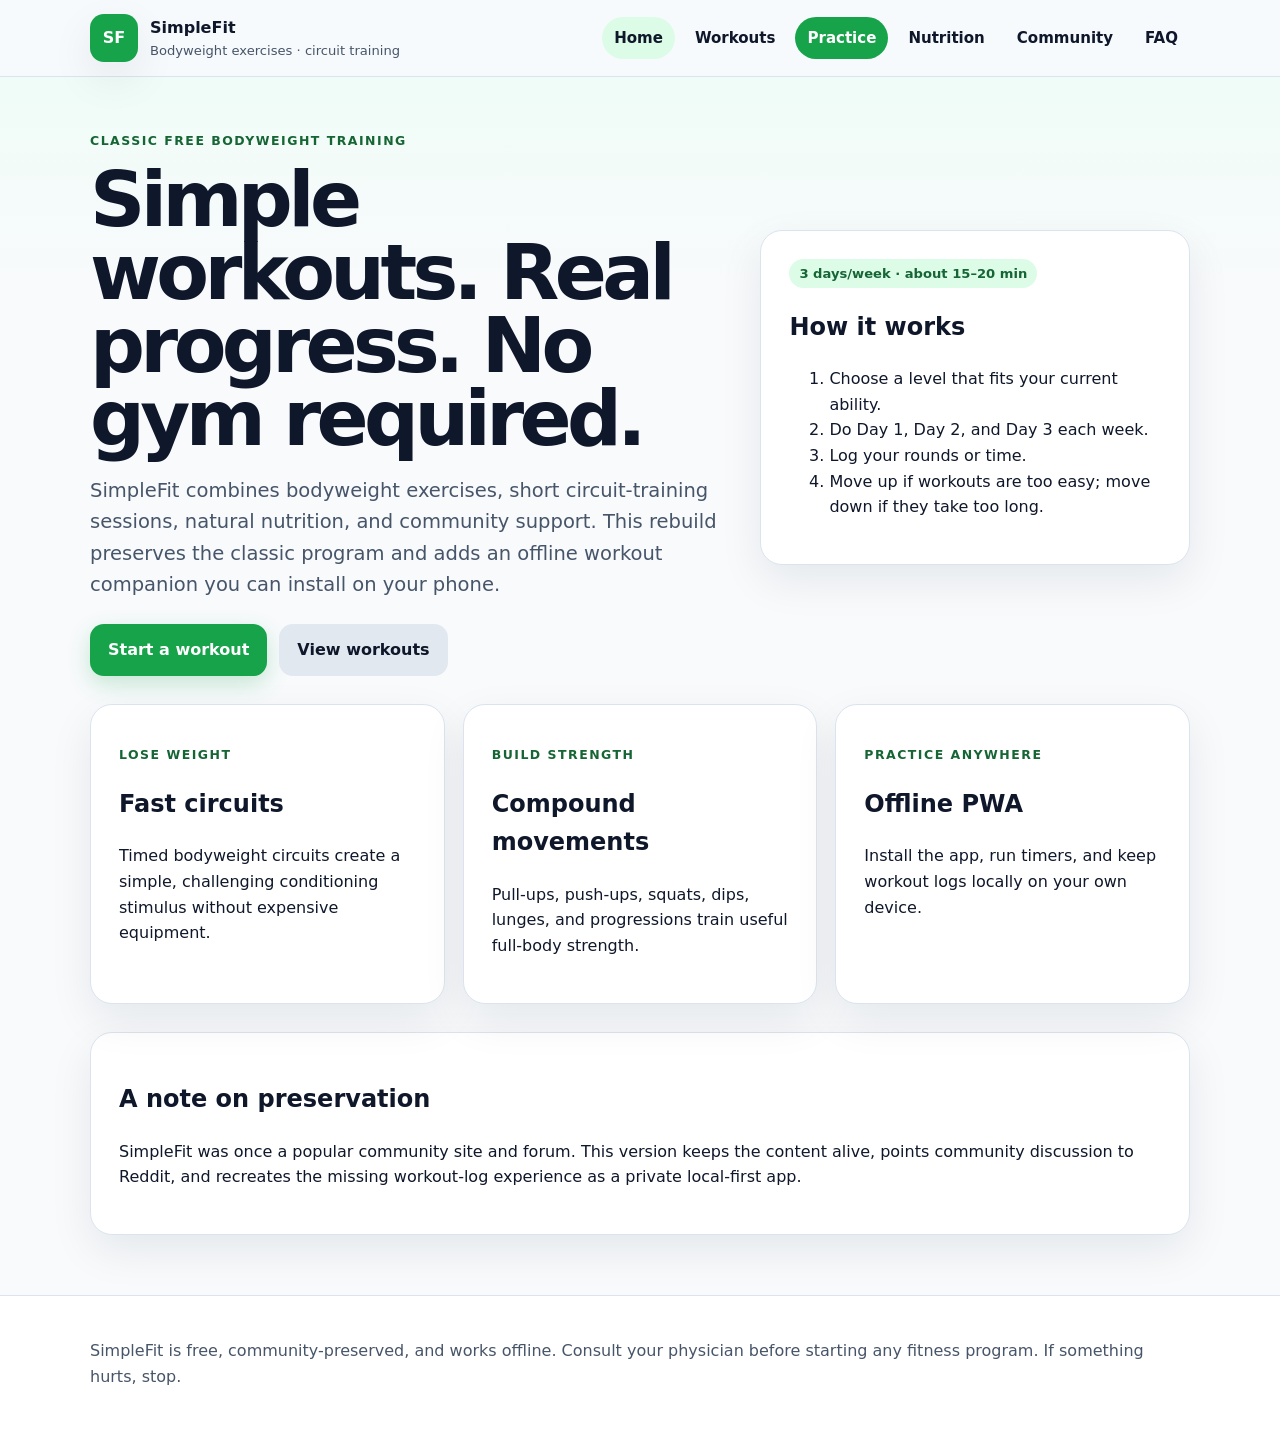
<file: index.html>
<!doctype html>
<html lang="en">
<head>
<meta charset="utf-8">
<meta name="viewport" content="width=device-width, initial-scale=1">
<meta name="theme-color" content="#16a34a">
<link rel="manifest" href="manifest.webmanifest">
<link rel="icon" href="icons/icon.svg" type="image/svg+xml">
<link rel="stylesheet" href="styles.css?v=hamburger-1">
<script defer src="site.js?v=hamburger-1"></script>
<title>Home · SimpleFit</title>
<meta name="description" content="SimpleFit bodyweight workouts and offline workout companion.">
<link rel="canonical" href="https://simplefit.org/">
<meta property="og:title" content="Home · SimpleFit">
<meta property="og:description" content="SimpleFit bodyweight workouts and offline workout companion.">
<meta property="og:type" content="website">
<script defer src="analytics.js?v=goatcounter-1" data-analytics-path="/"></script>
</head>
<body>
<a class="skip-link" href="#main">Skip to main content</a>
<header class="site-header">
  <div class="wrap header-grid">
    <a class="brand" href="./" aria-label="SimpleFit home">
      <span class="brand-mark">SF</span>
      <span><strong>SimpleFit</strong><small>Bodyweight exercises · circuit training</small></span>
    </a>
    <button class="menu-toggle" type="button" aria-controls="main-nav" aria-expanded="false">
      <span class="menu-toggle-bars" aria-hidden="true"></span>
      <span class="sr-only">Menu</span>
    </button>
    <nav class="nav" id="main-nav" aria-label="Main navigation">
      <a href="./">Home</a>
      <a href="exercises.html">Workouts</a>
      <a href="app.html" class="nav-cta">Practice</a>
      <a href="nutrition.html">Nutrition</a>
      <a href="community.html">Community</a>
      <a href="faq.html">FAQ</a>
    </nav>
  </div>
</header>
<main id="main" class="wrap main">

<section class="hero">
  <div>
    <p class="kicker">Classic free bodyweight training</p>
    <h1>Simple workouts. Real progress. No gym required.</h1>
    <p class="lead">SimpleFit combines bodyweight exercises, short circuit-training sessions, natural nutrition, and community support. This rebuild preserves the classic program and adds an offline workout companion you can install on your phone.</p>
    <div class="button-row"><a class="button" href="app.html">Start a workout</a><a class="button secondary" href="exercises.html">View workouts</a></div>
  </div>
  <aside class="card">
    <span class="pill">3 days/week · about 15–20 min</span>
    <h2>How it works</h2>
    <ol>
      <li>Choose a level that fits your current ability.</li>
      <li>Do Day 1, Day 2, and Day 3 each week.</li>
      <li>Log your rounds or time.</li>
      <li>Move up if workouts are too easy; move down if they take too long.</li>
    </ol>
  </aside>
</section>
<section class="section grid">
  <article class="card"><p class="kicker">Lose weight</p><h2>Fast circuits</h2><p>Timed bodyweight circuits create a simple, challenging conditioning stimulus without expensive equipment.</p></article>
  <article class="card"><p class="kicker">Build strength</p><h2>Compound movements</h2><p>Pull-ups, push-ups, squats, dips, lunges, and progressions train useful full-body strength.</p></article>
  <article class="card"><p class="kicker">Practice anywhere</p><h2>Offline PWA</h2><p>Install the app, run timers, and keep workout logs locally on your own device.</p></article>
</section>
<section class="section card">
  <h2>A note on preservation</h2>
  <p>SimpleFit was once a popular community site and forum. This version keeps the content alive, points community discussion to Reddit, and recreates the missing workout-log experience as a private local-first app.</p>
</section>

</main>
<footer class="site-footer">
  <div class="wrap">
    <p>SimpleFit is free, community-preserved, and works offline. Consult your physician before starting any fitness program. If something hurts, stop.</p>
  </div>
</footer>
</body>
</html>
</file>
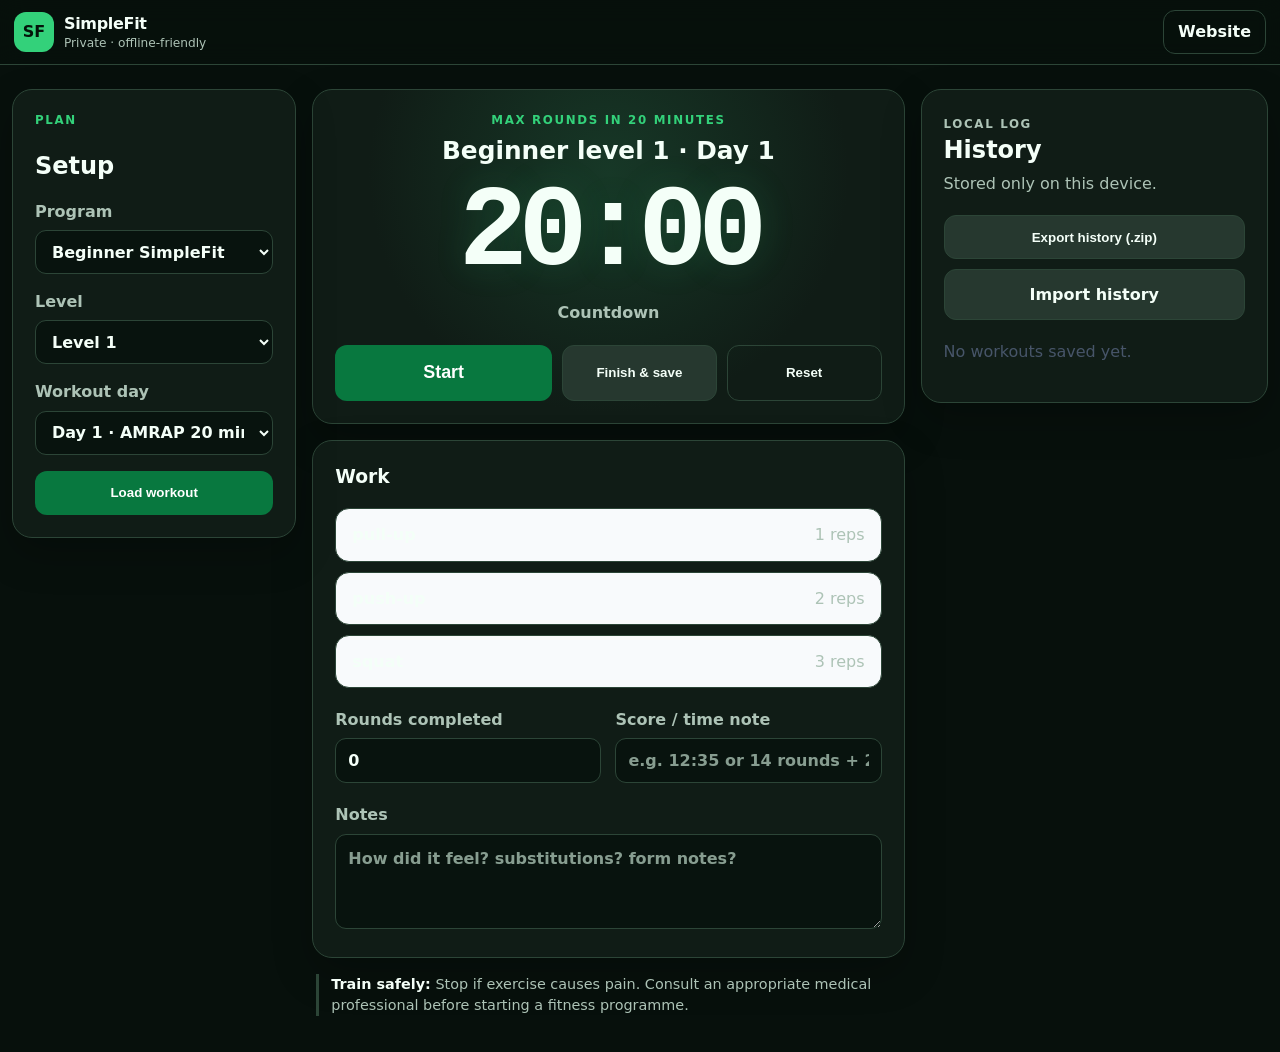
<file: app.html>
<!doctype html>
<html lang="en">
<head>
<meta charset="utf-8">
<meta name="viewport" content="width=device-width, initial-scale=1, viewport-fit=cover">
<meta name="theme-color" content="#08110d">
<meta name="apple-mobile-web-app-capable" content="yes">
<meta name="apple-mobile-web-app-status-bar-style" content="black-translucent">
<meta name="apple-mobile-web-app-title" content="SimpleFit">
<link rel="manifest" href="manifest.webmanifest?v=app-shell-1">
<link rel="icon" href="icons/icon.svg" type="image/svg+xml">
<link rel="stylesheet" href="styles.css?v=hamburger-1">
<link rel="stylesheet" href="app.css?v=app-shell-1">
<title>Workout App · SimpleFit</title>
<meta name="description" content="Installable SimpleFit workout timer and private, local workout history.">
<link rel="canonical" href="https://simplefit.org/app.html">
<meta property="og:title" content="Workout App · SimpleFit">
<meta property="og:description" content="Installable SimpleFit workout timer and private, local workout history.">
<meta property="og:type" content="website">
<script defer src="analytics.js?v=goatcounter-1" data-analytics-path="/app.html"></script>
</head>
<body class="app-page">
<a class="skip-link" href="#main">Skip to main content</a>
<header class="app-bar">
  <div class="app-bar-inner">
    <div class="app-identity" aria-label="SimpleFit workout app">
      <span class="app-mark" aria-hidden="true">SF</span>
      <span><strong>SimpleFit</strong><small>Private · offline-friendly</small></span>
    </div>
    <a class="website-link" href="./" aria-label="Back to SimpleFit website">Website</a>
  </div>
</header>
<main id="main" class="app-main">
  <h1 class="sr-only">SimpleFit workout app</h1>
  <div class="app-workspace">
    <section id="workout-view" class="app-view workout-panel is-active" data-view-panel="workout" aria-labelledby="workout-view-heading">
      <div class="app-card timer-card">
        <p class="kicker" id="workoutType">Workout</p>
        <h2 id="workout-view-heading" class="sr-only">Workout</h2>
        <h3 id="workoutTitle">Choose a workout</h3>
        <div class="timer" id="timer" role="timer" aria-live="off">00:00</div>
        <p class="timer-status" id="timerStatus" role="status" aria-live="polite">Ready</p>
        <div class="workout-actions"><button id="startPause">Start</button><button id="finish" class="secondary">Finish &amp; save</button><button id="reset" class="ghost">Reset</button></div>
      </div>
      <div class="app-card workout-detail">
        <div><h3>Work</h3><div id="exerciseList" class="exercise-list"></div></div>
        <div class="result-grid"><label>Rounds completed<input id="rounds" type="number" min="0" step="1" value="0"></label><label>Score / time note<input id="score" maxlength="10000" placeholder="e.g. 12:35 or 14 rounds + 2 push-ups"></label></div>
        <label>Notes<textarea id="notes" maxlength="10000" rows="3" placeholder="How did it feel? substitutions? form notes?"></textarea></label>
      </div>
      <p class="safety-note"><strong>Train safely:</strong> Stop if exercise causes pain. Consult an appropriate medical professional before starting a fitness programme.</p>
    </section>

    <section id="history-view" class="app-view history-panel" data-view-panel="history" aria-labelledby="history-view-heading">
      <div class="app-card">
        <div class="panel-heading"><div><p class="kicker">Local log</p><h2 id="history-view-heading">History</h2></div><p>Stored only on this device.</p></div>
        <div class="history-tools">
          <button id="exportData" class="secondary">Export history (.zip)</button>
          <label class="button secondary import-button">Import history<input id="importData" type="file" accept=".zip,.json,application/zip,application/json" class="sr-only"></label>
        </div>
        <div id="history"></div>
      </div>
    </section>

    <section id="setup-view" class="app-view setup-panel" data-view-panel="setup" aria-labelledby="setup-view-heading">
      <div class="app-card control">
        <p class="kicker">Plan</p>
        <h2 id="setup-view-heading">Setup</h2>
        <label>Program<select id="program"><option value="beginner">Beginner SimpleFit</option><option value="tabata">Tabata timer</option></select></label>
        <label id="level-wrap">Level<select id="level"></select></label>
        <label id="day-wrap">Workout day<select id="day"><option value="1">Day 1 · AMRAP 20 min</option><option value="2">Day 2 · 5 rounds for time</option><option value="3">Day 3 · For time</option></select></label>
        <button id="loadWorkout">Load workout</button>
      </div>
    </section>
  </div>
</main>
<nav class="app-nav" aria-label="App views">
  <button type="button" data-app-view="workout" aria-controls="workout-view" aria-pressed="true"><span aria-hidden="true">●</span>Workout</button>
  <button type="button" data-app-view="history" aria-controls="history-view" aria-pressed="false"><span aria-hidden="true">≡</span>History</button>
  <button type="button" data-app-view="setup" aria-controls="setup-view" aria-pressed="false"><span aria-hidden="true">⚙</span>Setup</button>
</nav>
<script defer src="site.js?v=hamburger-1"></script>
<script src="vendor/fflate.min.js?v=repair-1"></script>
<script src="backup.js?v=repair-1"></script>
<script src="app-core.js?v=app-shell-1"></script>
<script src="timer-core.js?v=repair-1"></script>
<script src="app.js?v=app-shell-1"></script>
</body>
</html>
</file>
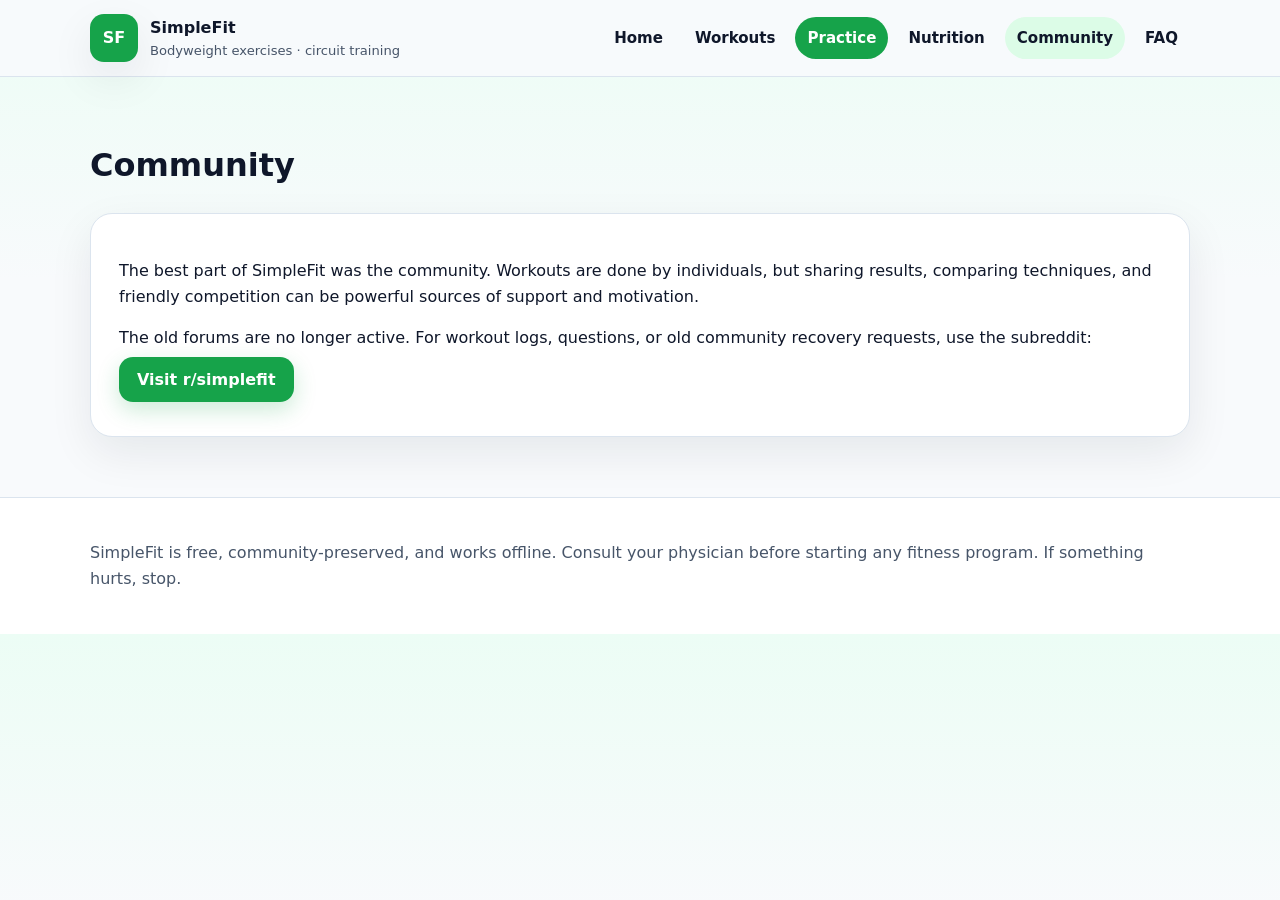
<file: community.html>
<!doctype html>
<html lang="en">
<head>
<meta charset="utf-8">
<meta name="viewport" content="width=device-width, initial-scale=1">
<meta name="theme-color" content="#16a34a">
<link rel="manifest" href="manifest.webmanifest">
<link rel="icon" href="icons/icon.svg" type="image/svg+xml">
<link rel="stylesheet" href="styles.css?v=hamburger-1">
<script defer src="site.js?v=hamburger-1"></script>
<title>Community · SimpleFit</title>
<meta name="description" content="SimpleFit community information and Reddit link.">
<link rel="canonical" href="https://simplefit.org/community.html">
<meta property="og:title" content="Community · SimpleFit">
<meta property="og:description" content="SimpleFit community information and Reddit link.">
<meta property="og:type" content="website">
<script defer src="analytics.js?v=goatcounter-1" data-analytics-path="/community.html"></script>
</head>
<body>
<a class="skip-link" href="#main">Skip to main content</a>
<header class="site-header">
  <div class="wrap header-grid">
    <a class="brand" href="./" aria-label="SimpleFit home">
      <span class="brand-mark">SF</span>
      <span><strong>SimpleFit</strong><small>Bodyweight exercises · circuit training</small></span>
    </a>
    <button class="menu-toggle" type="button" aria-controls="main-nav" aria-expanded="false">
      <span class="menu-toggle-bars" aria-hidden="true"></span>
      <span class="sr-only">Menu</span>
    </button>
    <nav class="nav" id="main-nav" aria-label="Main navigation">
      <a href="./">Home</a>
      <a href="exercises.html">Workouts</a>
      <a href="app.html" class="nav-cta">Practice</a>
      <a href="nutrition.html">Nutrition</a>
      <a href="community.html">Community</a>
      <a href="faq.html">FAQ</a>
    </nav>
  </div>
</header>
<main id="main" class="wrap main">

<h1>Community</h1><section class="card"><p>The best part of SimpleFit was the community. Workouts are done by individuals, but sharing results, comparing techniques, and friendly competition can be powerful sources of support and motivation.</p><p>The old forums are no longer active. For workout logs, questions, or old community recovery requests, use the subreddit:</p><p><a class="button" href="https://reddit.com/r/simplefit" rel="noopener">Visit r/simplefit</a></p></section>
</main>
<footer class="site-footer">
  <div class="wrap">
    <p>SimpleFit is free, community-preserved, and works offline. Consult your physician before starting any fitness program. If something hurts, stop.</p>
  </div>
</footer>
</body>
</html>
</file>
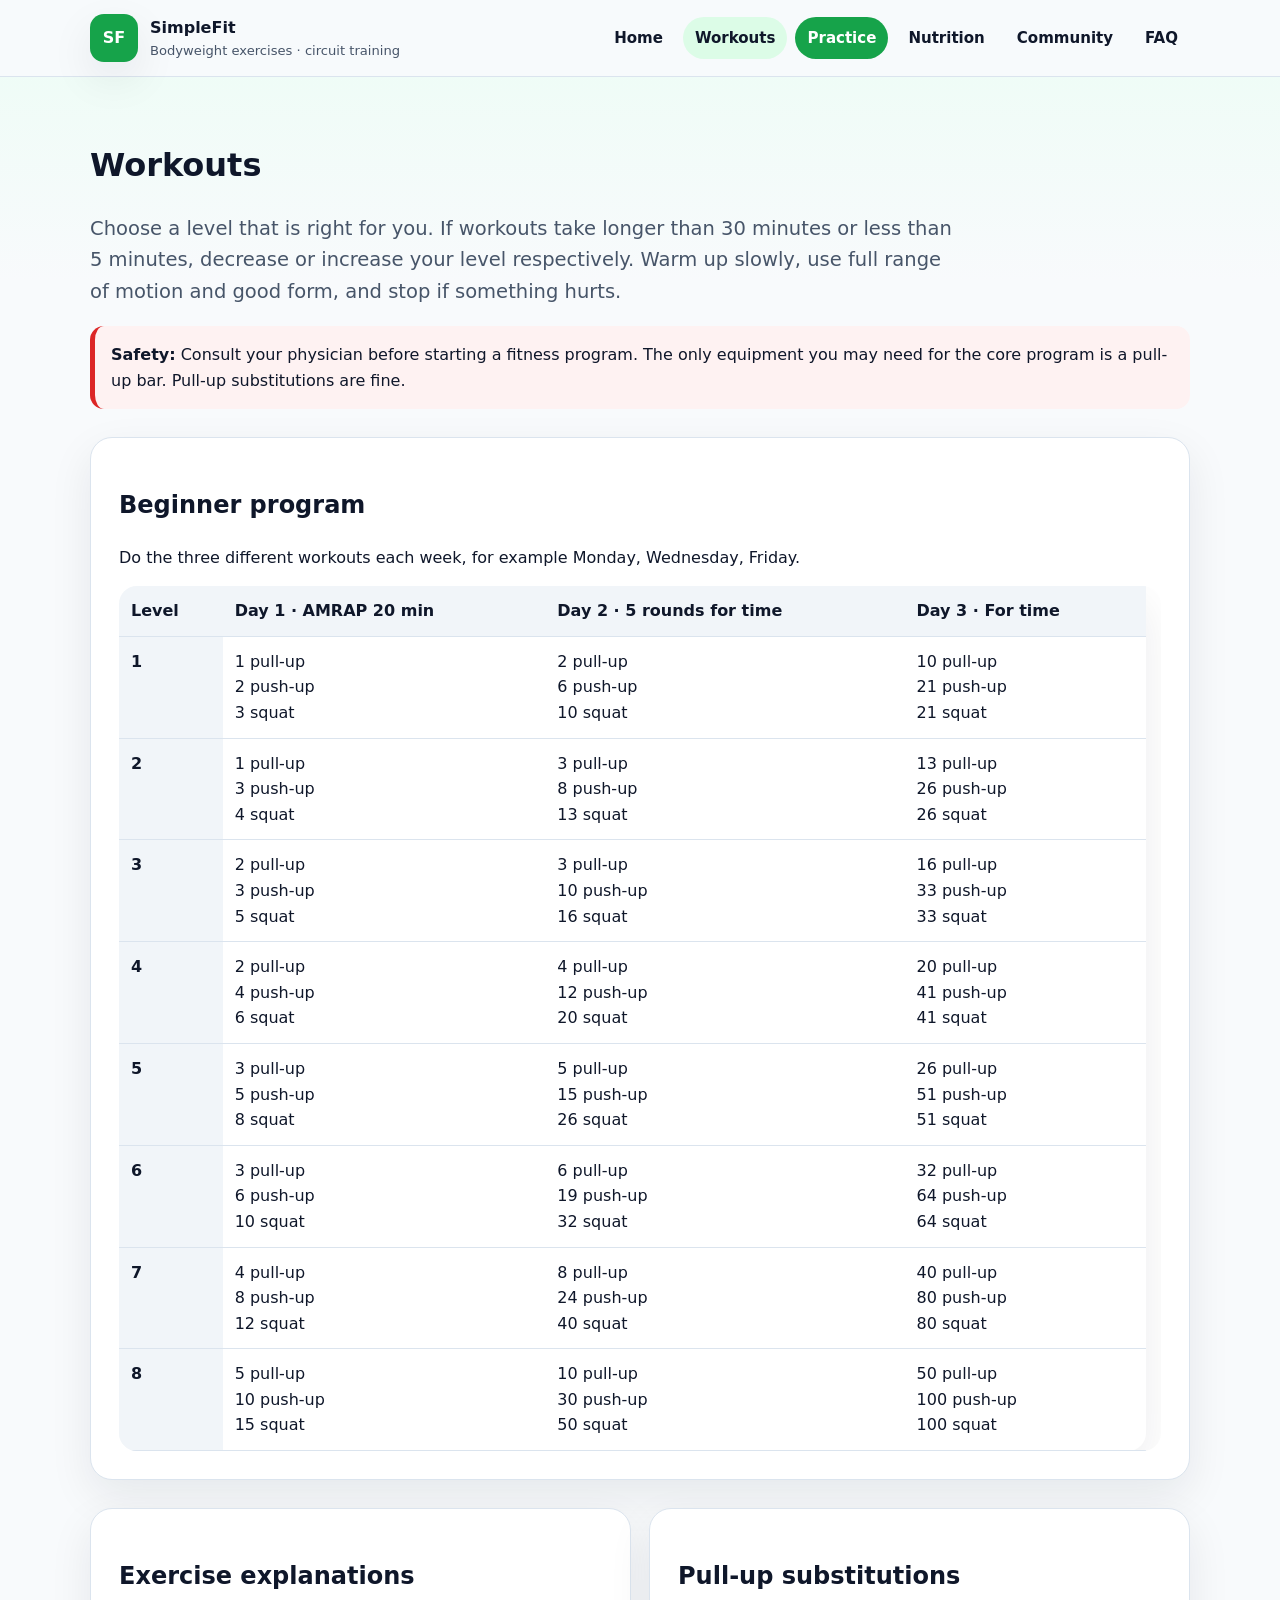
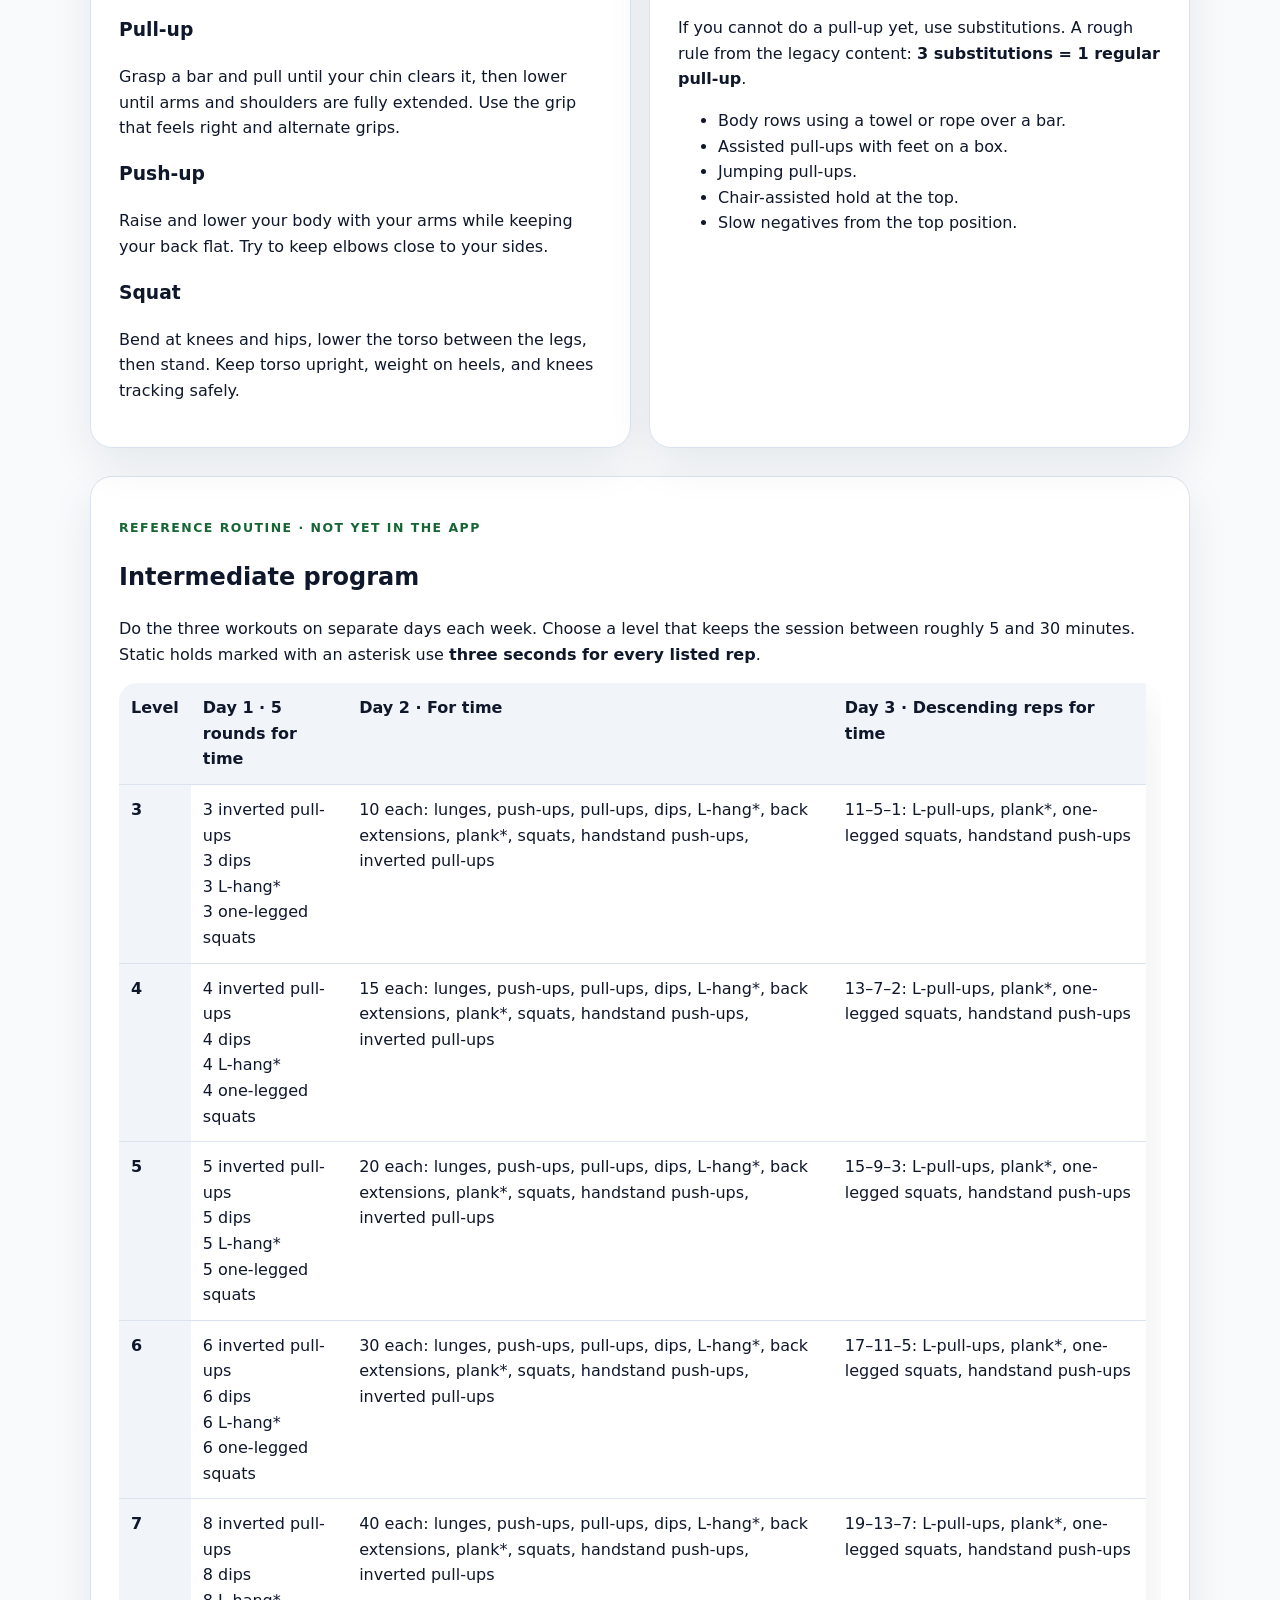
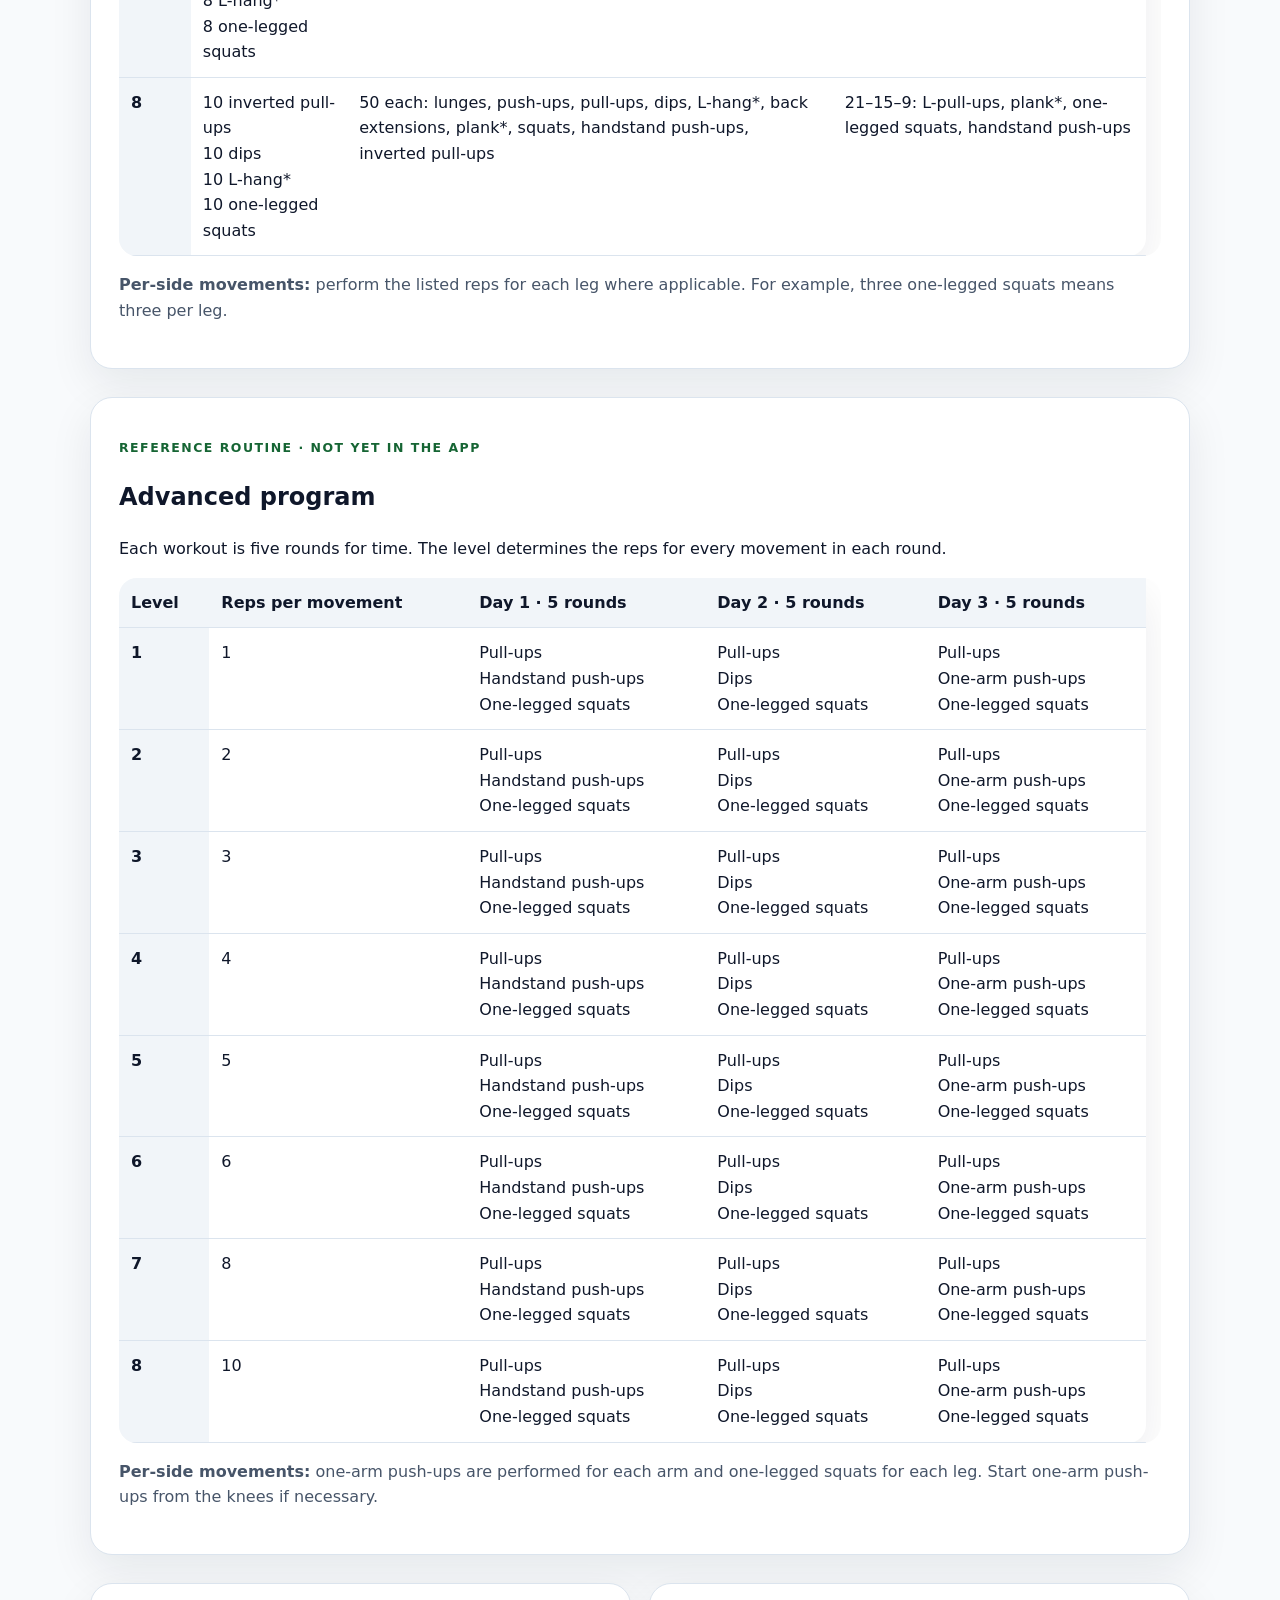
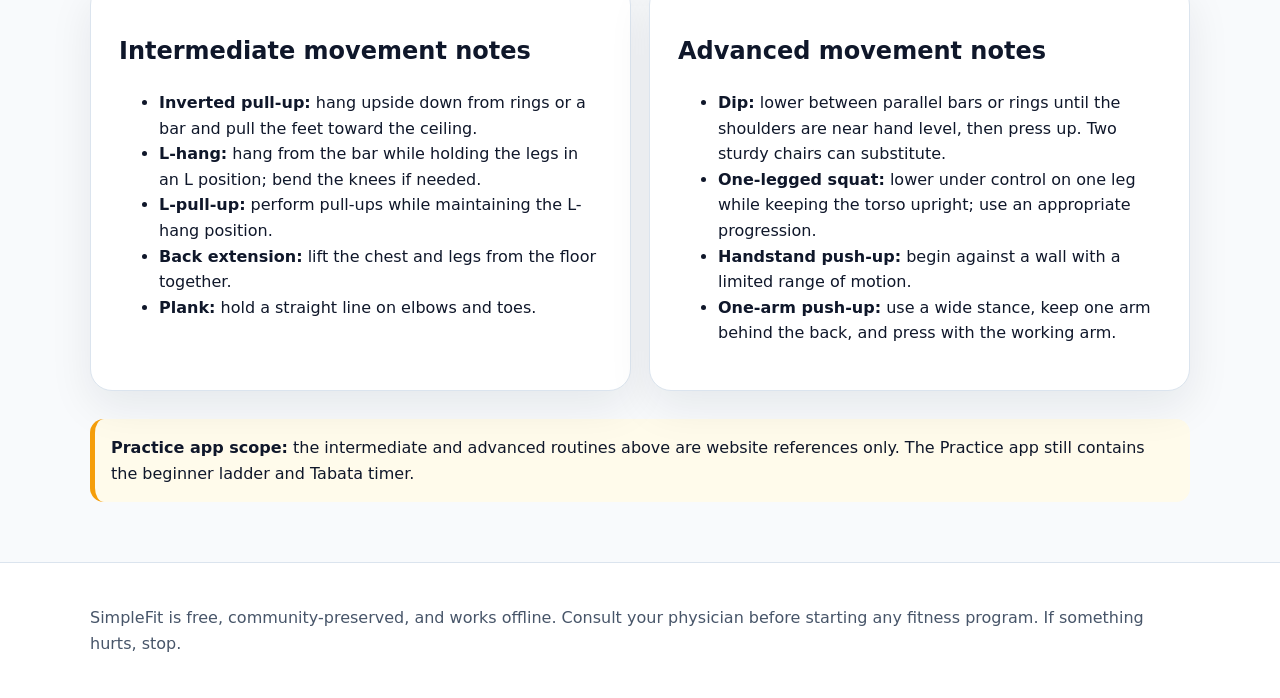
<file: exercises.html>
<!doctype html>
<html lang="en">
<head>
<meta charset="utf-8">
<meta name="viewport" content="width=device-width, initial-scale=1">
<meta name="theme-color" content="#16a34a">
<link rel="manifest" href="manifest.webmanifest">
<link rel="icon" href="icons/icon.svg" type="image/svg+xml">
<link rel="stylesheet" href="styles.css?v=workout-tables-1">
<script defer src="site.js?v=hamburger-1"></script>
<title>Exercises · SimpleFit</title>
<meta name="description" content="SimpleFit beginner, intermediate, and advanced workout routines, exercise guidance, and pull-up substitutions.">
<link rel="canonical" href="https://simplefit.org/exercises.html">
<meta property="og:title" content="Exercises · SimpleFit">
<meta property="og:description" content="SimpleFit beginner, intermediate, and advanced workout routines, exercise guidance, and pull-up substitutions.">
<meta property="og:type" content="website">
<script defer src="analytics.js?v=goatcounter-1" data-analytics-path="/exercises.html"></script>
</head>
<body>
<a class="skip-link" href="#main">Skip to main content</a>
<header class="site-header">
  <div class="wrap header-grid">
    <a class="brand" href="./" aria-label="SimpleFit home">
      <span class="brand-mark">SF</span>
      <span><strong>SimpleFit</strong><small>Bodyweight exercises · circuit training</small></span>
    </a>
    <button class="menu-toggle" type="button" aria-controls="main-nav" aria-expanded="false">
      <span class="menu-toggle-bars" aria-hidden="true"></span>
      <span class="sr-only">Menu</span>
    </button>
    <nav class="nav" id="main-nav" aria-label="Main navigation">
      <a href="./">Home</a>
      <a href="exercises.html">Workouts</a>
      <a href="app.html" class="nav-cta">Practice</a>
      <a href="nutrition.html">Nutrition</a>
      <a href="community.html">Community</a>
      <a href="faq.html">FAQ</a>
    </nav>
  </div>
</header>
<main id="main" class="wrap main">

<h1>Workouts</h1>
<p class="lead">Choose a level that is right for you. If workouts take longer than 30 minutes or less than 5 minutes, decrease or increase your level respectively. Warm up slowly, use full range of motion and good form, and stop if something hurts.</p>
<div class="notice danger"><strong>Safety:</strong> Consult your physician before starting a fitness program. The only equipment you may need for the core program is a pull-up bar. Pull-up substitutions are fine.</div>
<section class="section card" id="beginner">
  <h2>Beginner program</h2>
  <p>Do the three different workouts each week, for example Monday, Wednesday, Friday.</p>
  <div class="workout-table-wrap" tabindex="0" role="region" aria-label="Beginner workout table">
    <table class="workout-table workout-table--beginner">
      <caption class="sr-only">Beginner workout levels and three weekly workout days</caption>
      <colgroup><col class="table-level"><col class="table-day"><col class="table-day"><col class="table-day"></colgroup>
      <thead><tr><th scope="col">Level</th><th scope="col">Day 1 · AMRAP 20 min</th><th scope="col">Day 2 · 5 rounds for time</th><th scope="col">Day 3 · For time</th></tr></thead>
      <tbody id="beginner-table"></tbody>
    </table>
  </div>
</section>
<section class="section grid two">
  <article class="card"><h2>Exercise explanations</h2><h3>Pull-up</h3><p>Grasp a bar and pull until your chin clears it, then lower until arms and shoulders are fully extended. Use the grip that feels right and alternate grips.</p><h3>Push-up</h3><p>Raise and lower your body with your arms while keeping your back flat. Try to keep elbows close to your sides.</p><h3>Squat</h3><p>Bend at knees and hips, lower the torso between the legs, then stand. Keep torso upright, weight on heels, and knees tracking safely.</p></article>
  <article class="card"><h2>Pull-up substitutions</h2><p>If you cannot do a pull-up yet, use substitutions. A rough rule from the legacy content: <strong>3 substitutions = 1 regular pull-up</strong>.</p><ul><li>Body rows using a towel or rope over a bar.</li><li>Assisted pull-ups with feet on a box.</li><li>Jumping pull-ups.</li><li>Chair-assisted hold at the top.</li><li>Slow negatives from the top position.</li></ul></article>
</section>
<section class="section card" id="intermediate">
  <p class="kicker">Reference routine · not yet in the app</p>
  <h2>Intermediate program</h2>
  <p>Do the three workouts on separate days each week. Choose a level that keeps the session between roughly 5 and 30 minutes. Static holds marked with an asterisk use <strong>three seconds for every listed rep</strong>.</p>
  <div class="workout-table-wrap" tabindex="0" role="region" aria-label="Intermediate workout table">
    <table class="workout-table workout-table--intermediate">
      <caption class="sr-only">Intermediate workout levels and three weekly workout days</caption>
      <colgroup><col class="table-level"><col class="table-day"><col class="table-day"><col class="table-day"></colgroup>
      <thead><tr><th scope="col">Level</th><th scope="col">Day 1 · 5 rounds for time</th><th scope="col">Day 2 · For time</th><th scope="col">Day 3 · Descending reps for time</th></tr></thead>
      <tbody>
        <tr><th scope="row">3</th><td>3 inverted pull-ups<br>3 dips<br>3 L-hang*<br>3 one-legged squats</td><td>10 each: lunges, push-ups, pull-ups, dips, L-hang*, back extensions, plank*, squats, handstand push-ups, inverted pull-ups</td><td>11–5–1: L-pull-ups, plank*, one-legged squats, handstand push-ups</td></tr>
        <tr><th scope="row">4</th><td>4 inverted pull-ups<br>4 dips<br>4 L-hang*<br>4 one-legged squats</td><td>15 each: lunges, push-ups, pull-ups, dips, L-hang*, back extensions, plank*, squats, handstand push-ups, inverted pull-ups</td><td>13–7–2: L-pull-ups, plank*, one-legged squats, handstand push-ups</td></tr>
        <tr><th scope="row">5</th><td>5 inverted pull-ups<br>5 dips<br>5 L-hang*<br>5 one-legged squats</td><td>20 each: lunges, push-ups, pull-ups, dips, L-hang*, back extensions, plank*, squats, handstand push-ups, inverted pull-ups</td><td>15–9–3: L-pull-ups, plank*, one-legged squats, handstand push-ups</td></tr>
        <tr><th scope="row">6</th><td>6 inverted pull-ups<br>6 dips<br>6 L-hang*<br>6 one-legged squats</td><td>30 each: lunges, push-ups, pull-ups, dips, L-hang*, back extensions, plank*, squats, handstand push-ups, inverted pull-ups</td><td>17–11–5: L-pull-ups, plank*, one-legged squats, handstand push-ups</td></tr>
        <tr><th scope="row">7</th><td>8 inverted pull-ups<br>8 dips<br>8 L-hang*<br>8 one-legged squats</td><td>40 each: lunges, push-ups, pull-ups, dips, L-hang*, back extensions, plank*, squats, handstand push-ups, inverted pull-ups</td><td>19–13–7: L-pull-ups, plank*, one-legged squats, handstand push-ups</td></tr>
        <tr><th scope="row">8</th><td>10 inverted pull-ups<br>10 dips<br>10 L-hang*<br>10 one-legged squats</td><td>50 each: lunges, push-ups, pull-ups, dips, L-hang*, back extensions, plank*, squats, handstand push-ups, inverted pull-ups</td><td>21–15–9: L-pull-ups, plank*, one-legged squats, handstand push-ups</td></tr>
      </tbody>
    </table>
  </div>
  <p class="muted"><strong>Per-side movements:</strong> perform the listed reps for each leg where applicable. For example, three one-legged squats means three per leg.</p>
</section>

<section class="section card" id="advanced">
  <p class="kicker">Reference routine · not yet in the app</p>
  <h2>Advanced program</h2>
  <p>Each workout is five rounds for time. The level determines the reps for every movement in each round.</p>
  <div class="workout-table-wrap" tabindex="0" role="region" aria-label="Advanced workout table">
    <table class="workout-table workout-table--advanced">
      <caption class="sr-only">Advanced workout levels, repetitions, and three weekly workout days</caption>
      <colgroup><col class="table-level"><col class="table-reps"><col class="table-day"><col class="table-day"><col class="table-day"></colgroup>
      <thead><tr><th scope="col">Level</th><th scope="col">Reps per movement</th><th scope="col">Day 1 · 5 rounds</th><th scope="col">Day 2 · 5 rounds</th><th scope="col">Day 3 · 5 rounds</th></tr></thead>
      <tbody>
        <tr><th scope="row">1</th><td>1</td><td>Pull-ups<br>Handstand push-ups<br>One-legged squats</td><td>Pull-ups<br>Dips<br>One-legged squats</td><td>Pull-ups<br>One-arm push-ups<br>One-legged squats</td></tr>
        <tr><th scope="row">2</th><td>2</td><td>Pull-ups<br>Handstand push-ups<br>One-legged squats</td><td>Pull-ups<br>Dips<br>One-legged squats</td><td>Pull-ups<br>One-arm push-ups<br>One-legged squats</td></tr>
        <tr><th scope="row">3</th><td>3</td><td>Pull-ups<br>Handstand push-ups<br>One-legged squats</td><td>Pull-ups<br>Dips<br>One-legged squats</td><td>Pull-ups<br>One-arm push-ups<br>One-legged squats</td></tr>
        <tr><th scope="row">4</th><td>4</td><td>Pull-ups<br>Handstand push-ups<br>One-legged squats</td><td>Pull-ups<br>Dips<br>One-legged squats</td><td>Pull-ups<br>One-arm push-ups<br>One-legged squats</td></tr>
        <tr><th scope="row">5</th><td>5</td><td>Pull-ups<br>Handstand push-ups<br>One-legged squats</td><td>Pull-ups<br>Dips<br>One-legged squats</td><td>Pull-ups<br>One-arm push-ups<br>One-legged squats</td></tr>
        <tr><th scope="row">6</th><td>6</td><td>Pull-ups<br>Handstand push-ups<br>One-legged squats</td><td>Pull-ups<br>Dips<br>One-legged squats</td><td>Pull-ups<br>One-arm push-ups<br>One-legged squats</td></tr>
        <tr><th scope="row">7</th><td>8</td><td>Pull-ups<br>Handstand push-ups<br>One-legged squats</td><td>Pull-ups<br>Dips<br>One-legged squats</td><td>Pull-ups<br>One-arm push-ups<br>One-legged squats</td></tr>
        <tr><th scope="row">8</th><td>10</td><td>Pull-ups<br>Handstand push-ups<br>One-legged squats</td><td>Pull-ups<br>Dips<br>One-legged squats</td><td>Pull-ups<br>One-arm push-ups<br>One-legged squats</td></tr>
      </tbody>
    </table>
  </div>
  <p class="muted"><strong>Per-side movements:</strong> one-arm push-ups are performed for each arm and one-legged squats for each leg. Start one-arm push-ups from the knees if necessary.</p>
</section>

<section class="section grid two">
  <article class="card"><h2>Intermediate movement notes</h2><ul><li><strong>Inverted pull-up:</strong> hang upside down from rings or a bar and pull the feet toward the ceiling.</li><li><strong>L-hang:</strong> hang from the bar while holding the legs in an L position; bend the knees if needed.</li><li><strong>L-pull-up:</strong> perform pull-ups while maintaining the L-hang position.</li><li><strong>Back extension:</strong> lift the chest and legs from the floor together.</li><li><strong>Plank:</strong> hold a straight line on elbows and toes.</li></ul></article>
  <article class="card"><h2>Advanced movement notes</h2><ul><li><strong>Dip:</strong> lower between parallel bars or rings until the shoulders are near hand level, then press up. Two sturdy chairs can substitute.</li><li><strong>One-legged squat:</strong> lower under control on one leg while keeping the torso upright; use an appropriate progression.</li><li><strong>Handstand push-up:</strong> begin against a wall with a limited range of motion.</li><li><strong>One-arm push-up:</strong> use a wide stance, keep one arm behind the back, and press with the working arm.</li></ul></article>
</section>

<section class="section notice"><strong>Practice app scope:</strong> the intermediate and advanced routines above are website references only. The Practice app still contains the beginner ladder and Tabata timer.</section>
<script>
fetch('data/workouts.json').then(r=>r.json()).then(data=>{
 const tbody=document.querySelector('#beginner-table');
 tbody.innerHTML=data.programs.beginner.levels.map(l=>`<tr><th scope="row">${l.level}</th><td>${fmt(l.days[0])}</td><td>${fmt(l.days[1])}</td><td>${fmt(l.days[2])}</td></tr>`).join('');
 function fmt(d){return d.work.map(x=>`${x.reps} ${x.exercise}`).join('<br>')}
});
</script>

</main>
<footer class="site-footer">
  <div class="wrap">
    <p>SimpleFit is free, community-preserved, and works offline. Consult your physician before starting any fitness program. If something hurts, stop.</p>
  </div>
</footer>
</body>
</html>
</file>
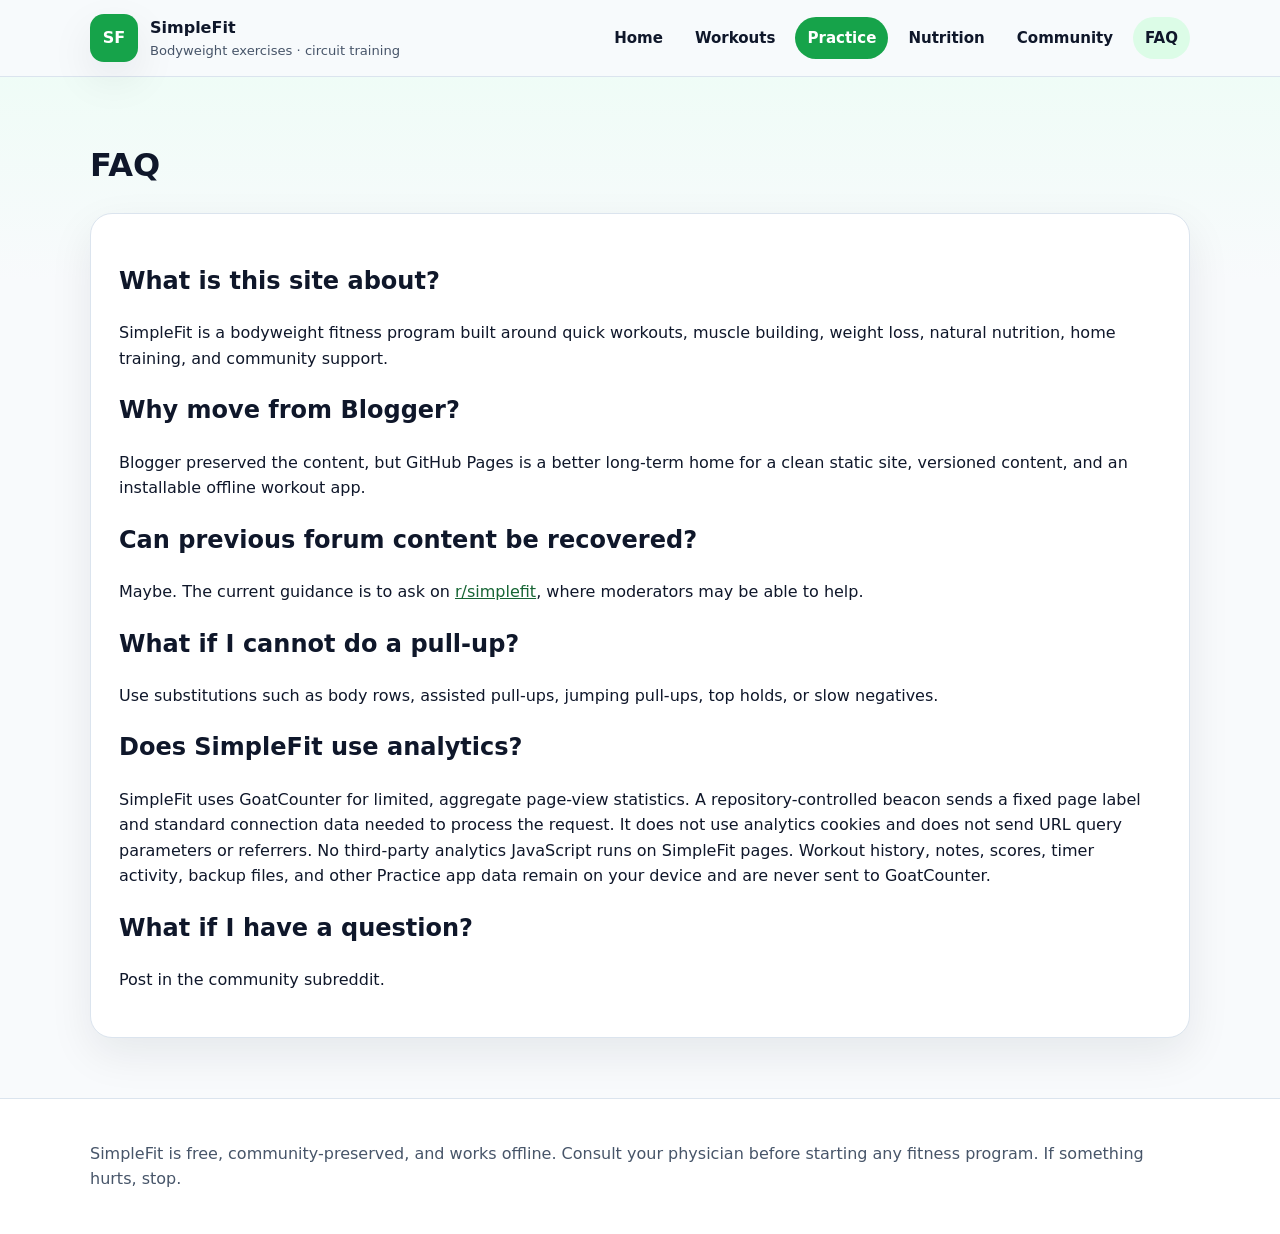
<file: faq.html>
<!doctype html>
<html lang="en">
<head>
<meta charset="utf-8">
<meta name="viewport" content="width=device-width, initial-scale=1">
<meta name="theme-color" content="#16a34a">
<link rel="manifest" href="manifest.webmanifest">
<link rel="icon" href="icons/icon.svg" type="image/svg+xml">
<link rel="stylesheet" href="styles.css?v=hamburger-1">
<script defer src="site.js?v=hamburger-1"></script>
<title>FAQ · SimpleFit</title>
<meta name="description" content="SimpleFit frequently asked questions.">
<link rel="canonical" href="https://simplefit.org/faq.html">
<meta property="og:title" content="FAQ · SimpleFit">
<meta property="og:description" content="SimpleFit frequently asked questions.">
<meta property="og:type" content="website">
<script defer src="analytics.js?v=goatcounter-1" data-analytics-path="/faq.html"></script>
</head>
<body>
<a class="skip-link" href="#main">Skip to main content</a>
<header class="site-header">
  <div class="wrap header-grid">
    <a class="brand" href="./" aria-label="SimpleFit home">
      <span class="brand-mark">SF</span>
      <span><strong>SimpleFit</strong><small>Bodyweight exercises · circuit training</small></span>
    </a>
    <button class="menu-toggle" type="button" aria-controls="main-nav" aria-expanded="false">
      <span class="menu-toggle-bars" aria-hidden="true"></span>
      <span class="sr-only">Menu</span>
    </button>
    <nav class="nav" id="main-nav" aria-label="Main navigation">
      <a href="./">Home</a>
      <a href="exercises.html">Workouts</a>
      <a href="app.html" class="nav-cta">Practice</a>
      <a href="nutrition.html">Nutrition</a>
      <a href="community.html">Community</a>
      <a href="faq.html">FAQ</a>
    </nav>
  </div>
</header>
<main id="main" class="wrap main">

<h1>FAQ</h1><section class="card"><h2>What is this site about?</h2><p>SimpleFit is a bodyweight fitness program built around quick workouts, muscle building, weight loss, natural nutrition, home training, and community support.</p><h2>Why move from Blogger?</h2><p>Blogger preserved the content, but GitHub Pages is a better long-term home for a clean static site, versioned content, and an installable offline workout app.</p><h2>Can previous forum content be recovered?</h2><p>Maybe. The current guidance is to ask on <a href="https://reddit.com/r/simplefit">r/simplefit</a>, where moderators may be able to help.</p><h2>What if I cannot do a pull-up?</h2><p>Use substitutions such as body rows, assisted pull-ups, jumping pull-ups, top holds, or slow negatives.</p><h2>Does SimpleFit use analytics?</h2><p>SimpleFit uses GoatCounter for limited, aggregate page-view statistics. A repository-controlled beacon sends a fixed page label and standard connection data needed to process the request. It does not use analytics cookies and does not send URL query parameters or referrers. No third-party analytics JavaScript runs on SimpleFit pages. Workout history, notes, scores, timer activity, backup files, and other Practice app data remain on your device and are never sent to GoatCounter.</p><h2>What if I have a question?</h2><p>Post in the community subreddit.</p></section>
</main>
<footer class="site-footer">
  <div class="wrap">
    <p>SimpleFit is free, community-preserved, and works offline. Consult your physician before starting any fitness program. If something hurts, stop.</p>
  </div>
</footer>
</body>
</html>
</file>
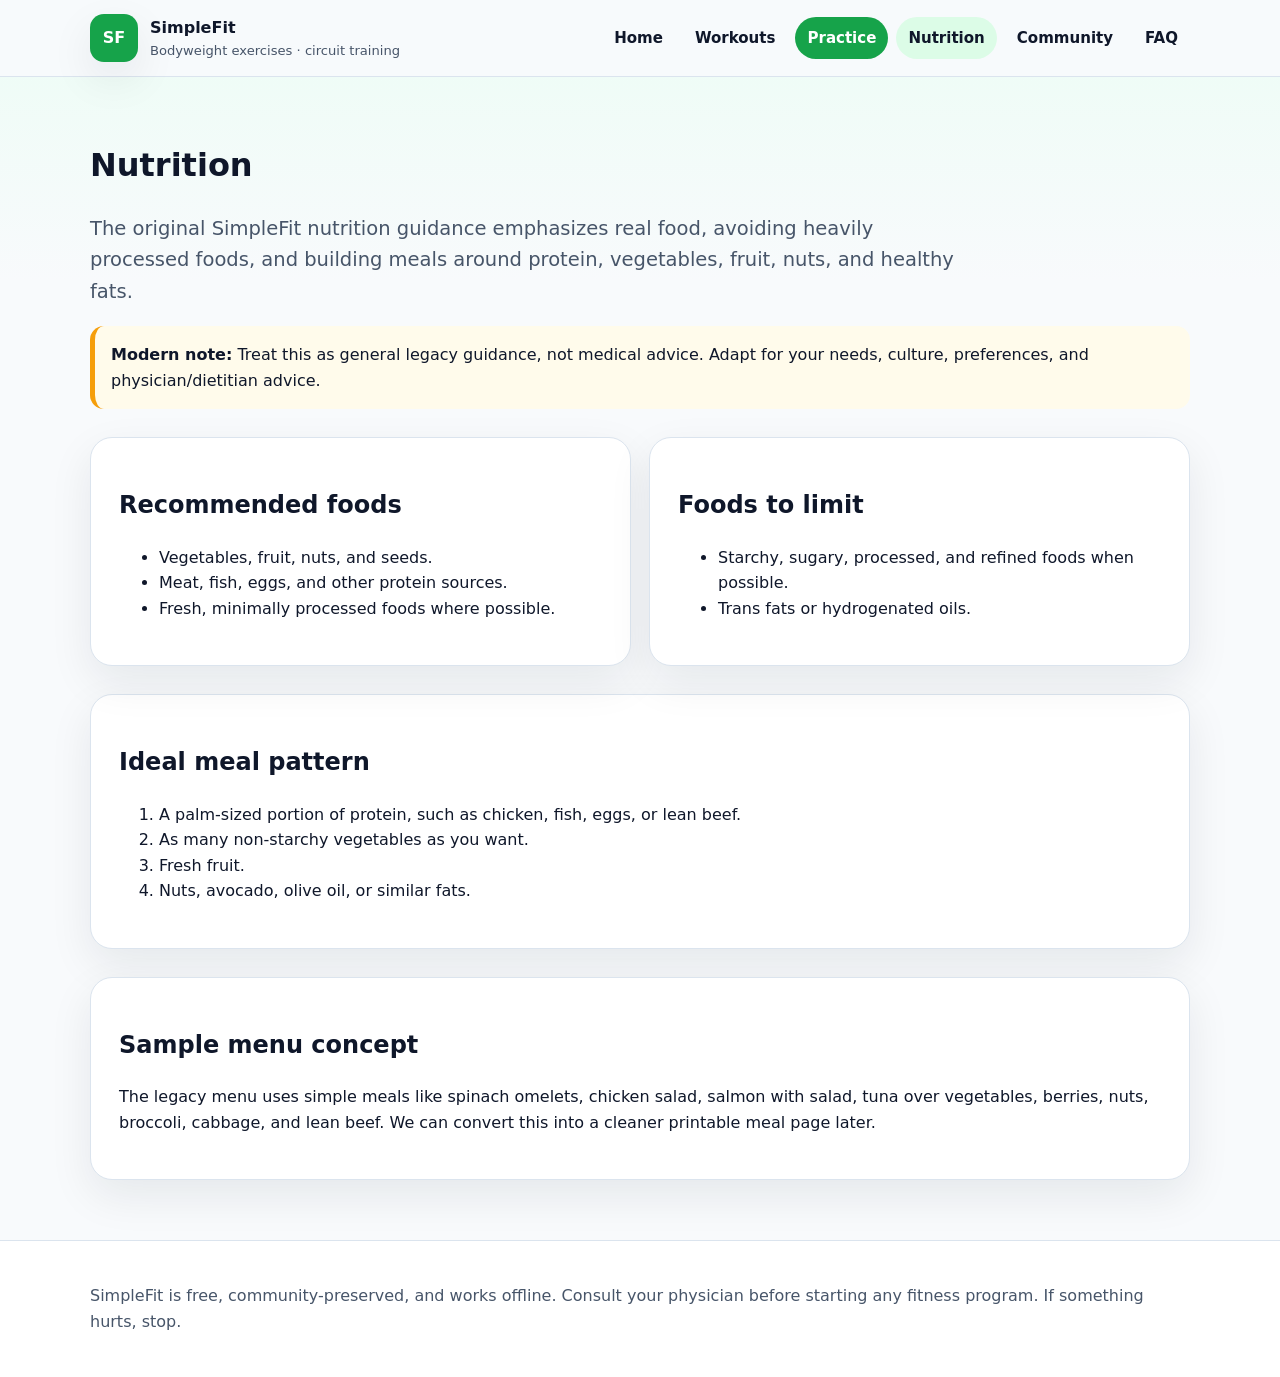
<file: nutrition.html>
<!doctype html>
<html lang="en">
<head>
<meta charset="utf-8">
<meta name="viewport" content="width=device-width, initial-scale=1">
<meta name="theme-color" content="#16a34a">
<link rel="manifest" href="manifest.webmanifest">
<link rel="icon" href="icons/icon.svg" type="image/svg+xml">
<link rel="stylesheet" href="styles.css?v=hamburger-1">
<script defer src="site.js?v=hamburger-1"></script>
<title>Nutrition · SimpleFit</title>
<meta name="description" content="SimpleFit nutrition guidance and ideal meal pattern.">
<link rel="canonical" href="https://simplefit.org/nutrition.html">
<meta property="og:title" content="Nutrition · SimpleFit">
<meta property="og:description" content="SimpleFit nutrition guidance and ideal meal pattern.">
<meta property="og:type" content="website">
<script defer src="analytics.js?v=goatcounter-1" data-analytics-path="/nutrition.html"></script>
</head>
<body>
<a class="skip-link" href="#main">Skip to main content</a>
<header class="site-header">
  <div class="wrap header-grid">
    <a class="brand" href="./" aria-label="SimpleFit home">
      <span class="brand-mark">SF</span>
      <span><strong>SimpleFit</strong><small>Bodyweight exercises · circuit training</small></span>
    </a>
    <button class="menu-toggle" type="button" aria-controls="main-nav" aria-expanded="false">
      <span class="menu-toggle-bars" aria-hidden="true"></span>
      <span class="sr-only">Menu</span>
    </button>
    <nav class="nav" id="main-nav" aria-label="Main navigation">
      <a href="./">Home</a>
      <a href="exercises.html">Workouts</a>
      <a href="app.html" class="nav-cta">Practice</a>
      <a href="nutrition.html">Nutrition</a>
      <a href="community.html">Community</a>
      <a href="faq.html">FAQ</a>
    </nav>
  </div>
</header>
<main id="main" class="wrap main">

<h1>Nutrition</h1>
<p class="lead">The original SimpleFit nutrition guidance emphasizes real food, avoiding heavily processed foods, and building meals around protein, vegetables, fruit, nuts, and healthy fats.</p>
<div class="notice"><strong>Modern note:</strong> Treat this as general legacy guidance, not medical advice. Adapt for your needs, culture, preferences, and physician/dietitian advice.</div>
<section class="section grid two"><article class="card"><h2>Recommended foods</h2><ul><li>Vegetables, fruit, nuts, and seeds.</li><li>Meat, fish, eggs, and other protein sources.</li><li>Fresh, minimally processed foods where possible.</li></ul></article><article class="card"><h2>Foods to limit</h2><ul><li>Starchy, sugary, processed, and refined foods when possible.</li><li>Trans fats or hydrogenated oils.</li></ul></article></section>
<section class="section card"><h2>Ideal meal pattern</h2><ol><li>A palm-sized portion of protein, such as chicken, fish, eggs, or lean beef.</li><li>As many non-starchy vegetables as you want.</li><li>Fresh fruit.</li><li>Nuts, avocado, olive oil, or similar fats.</li></ol></section>
<section class="section card"><h2>Sample menu concept</h2><p>The legacy menu uses simple meals like spinach omelets, chicken salad, salmon with salad, tuna over vegetables, berries, nuts, broccoli, cabbage, and lean beef. We can convert this into a cleaner printable meal page later.</p></section>

</main>
<footer class="site-footer">
  <div class="wrap">
    <p>SimpleFit is free, community-preserved, and works offline. Consult your physician before starting any fitness program. If something hurts, stop.</p>
  </div>
</footer>
</body>
</html>
</file>
<file: styles.css>
:root{--bg:#f8fafc;--panel:#fff;--ink:#0f172a;--muted:#475569;--line:#dbe4ee;--green:#16a34a;--green-dark:#166534;--amber:#f59e0b;--red:#dc2626;--shadow:0 16px 44px rgba(15,23,42,.08);--radius:22px;}
*{box-sizing:border-box} body{margin:0;font-family:Inter,ui-sans-serif,system-ui,-apple-system,Segoe UI,Roboto,Arial,sans-serif;background:linear-gradient(180deg,#ecfdf5 0,#f8fafc 280px);color:var(--ink);line-height:1.6} a{color:var(--green-dark)} .wrap{width:min(1100px,calc(100% - 32px));margin:auto}.skip-link{position:absolute;left:-999px;top:8px;background:#fff;padding:8px}.skip-link:focus{left:8px;z-index:10}.site-header{position:sticky;top:0;z-index:5;background:rgba(248,250,252,.92);backdrop-filter:blur(12px);border-bottom:1px solid var(--line)}.header-grid{display:flex;align-items:center;justify-content:space-between;gap:20px;padding:14px 0}.brand{display:flex;align-items:center;gap:12px;color:var(--ink);text-decoration:none}.brand-mark{display:grid;place-items:center;width:48px;height:48px;border-radius:14px;background:var(--green);color:#fff;font-weight:900;box-shadow:var(--shadow)}.brand small{display:block;color:var(--muted);font-size:.82rem}.nav{display:flex;gap:8px;flex-wrap:wrap;justify-content:flex-end}.nav a{padding:9px 12px;border-radius:999px;text-decoration:none;color:var(--ink);font-weight:650;font-size:.94rem}.nav a:hover,.nav a[aria-current="page"]{background:#dcfce7}.nav .nav-cta{background:var(--green);color:white}.main{padding:42px 0 60px}.hero{display:grid;grid-template-columns:1.2fr .8fr;gap:26px;align-items:center}.card{background:var(--panel);border:1px solid var(--line);border-radius:var(--radius);box-shadow:var(--shadow);padding:28px}.hero h1{font-size:clamp(2.2rem,6vw,4.8rem);line-height:.95;margin:0 0 18px;letter-spacing:-.06em}.lead{font-size:1.22rem;color:var(--muted);max-width:70ch}.button-row{display:flex;gap:12px;flex-wrap:wrap;margin-top:24px}.button,button{border:0;border-radius:14px;background:var(--green);color:white;font-weight:800;padding:13px 18px;text-decoration:none;cursor:pointer;box-shadow:0 8px 22px rgba(22,163,74,.22)}.button.secondary{background:#e2e8f0;color:var(--ink);box-shadow:none}.button.ghost{background:white;color:var(--green-dark);border:1px solid var(--line);box-shadow:none}.grid{display:grid;grid-template-columns:repeat(3,1fr);gap:18px}.grid.two{grid-template-columns:repeat(2,1fr)}.section{margin-top:28px}.kicker{text-transform:uppercase;letter-spacing:.12em;color:var(--green-dark);font-weight:900;font-size:.78rem}.stat{font-size:2rem;font-weight:900}.workout-table{width:100%;border-collapse:collapse;background:white;border-radius:18px;overflow:hidden;box-shadow:var(--shadow)}th,td{padding:12px;border-bottom:1px solid var(--line);vertical-align:top;text-align:left}th{background:#f1f5f9}.notice{border-left:5px solid var(--amber);background:#fffbeb;padding:16px;border-radius:14px}.danger{border-left-color:var(--red);background:#fef2f2}.app-shell{display:grid;grid-template-columns:320px 1fr;gap:18px}.control{display:grid;gap:10px;align-content:start}.control button,.control .button{width:100%;min-height:auto;padding:12px 14px}select,input,textarea{width:100%;padding:12px;border:1px solid var(--line);border-radius:12px;font:inherit;background:white}.timer{font-size:clamp(3rem,12vw,7rem);font-weight:950;text-align:center;letter-spacing:-.08em}.exercise-list{display:grid;gap:10px}.exercise-item{display:flex;justify-content:space-between;gap:12px;padding:14px 16px;border:1px solid var(--line);border-radius:14px;background:#f8fafc}.history-item{padding:14px;border:1px solid var(--line);border-radius:14px;margin:10px 0;background:white}.site-footer{padding:26px 0;color:var(--muted);border-top:1px solid var(--line);background:white}.pill{display:inline-block;border-radius:999px;background:#dcfce7;color:#166534;padding:4px 10px;font-size:.82rem;font-weight:800}.muted{color:var(--muted)}.sr-only{position:absolute;width:1px;height:1px;padding:0;margin:-1px;overflow:hidden;clip:rect(0,0,0,0);white-space:nowrap;border:0}.menu-toggle{display:none;align-items:center;justify-content:center;width:46px;height:46px;padding:0;border-radius:14px;background:white;color:var(--ink);border:1px solid var(--line);box-shadow:none}.menu-toggle-bars,.menu-toggle-bars::before,.menu-toggle-bars::after{display:block;width:22px;height:2px;border-radius:999px;background:currentColor;content:"";transition:transform .18s ease,opacity .18s ease}.menu-toggle-bars{position:relative}.menu-toggle-bars::before,.menu-toggle-bars::after{position:absolute;left:0}.menu-toggle-bars::before{top:-7px}.menu-toggle-bars::after{top:7px}.menu-toggle[aria-expanded="true"] .menu-toggle-bars{transform:rotate(45deg)}.menu-toggle[aria-expanded="true"] .menu-toggle-bars::before{transform:translateY(7px) rotate(90deg)}.menu-toggle[aria-expanded="true"] .menu-toggle-bars::after{opacity:0}@media(max-width:820px){.hero,.grid,.grid.two,.app-shell{grid-template-columns:1fr}.header-grid{display:grid;grid-template-columns:1fr auto;align-items:center;gap:12px}.brand{min-width:0}.brand small{font-size:.76rem}.menu-toggle{display:inline-flex}.nav{grid-column:1/-1;display:none;flex-direction:column;align-items:stretch;gap:6px;width:100%;padding-top:10px}.nav.is-open{display:flex}.nav a{display:block;padding:12px 14px;background:white;border:1px solid var(--line);border-radius:14px}.nav .nav-cta{background:var(--green);color:white}.card{padding:20px}.main{padding-top:24px}th,td{font-size:.92rem}.timer{font-size:4.6rem}}


/* Responsive workout tables */
.workout-table-wrap {
  max-width: 100%;
  overflow-x: auto;
  border-radius: 18px;
  scrollbar-gutter: stable;
  overscroll-behavior-inline: contain;
  -webkit-overflow-scrolling: touch;
}
.workout-table-wrap:focus-visible {
  outline: 3px solid var(--green);
  outline-offset: 3px;
}
.workout-table { display: table; overflow: visible; }

@media (max-width: 820px) {
  .workout-table-wrap {
    margin-inline: -8px;
    padding: 0 8px 8px;
  }
  .workout-table {
    width: 100%;
    table-layout: fixed;
    box-shadow: none;
  }
  .workout-table--beginner { min-width: 46rem; }
  .workout-table--intermediate { min-width: 58rem; }
  .workout-table--advanced { min-width: 62rem; }
  .workout-table col.table-level { width: 5rem; }
  .workout-table col.table-reps { width: 7rem; }
  .workout-table col.table-day { width: auto; }
  .workout-table th,
  .workout-table td { overflow-wrap: anywhere; }
  .workout-table thead th:first-child,
  .workout-table tbody th:first-child {
    position: sticky;
    left: 0;
    border-right: 1px solid var(--line);
    box-shadow: 6px 0 10px rgba(15, 23, 42, .06);
  }
  .workout-table thead th:first-child { z-index: 3; }
  .workout-table tbody th:first-child { z-index: 2; background: #f8fafc; }
}
</file>
<file: app.css>
.app-page {
  --app-bg: #07100c;
  --app-panel: #101c16;
  --app-panel-raised: #14231b;
  --app-line: #2c4537;
  --app-ink: #f4fff8;
  --app-muted: #adc3b6;
  --app-green: #33d17a;
  --app-green-dark: #08783f;
  min-height: 100vh;
  min-height: 100dvh;
  background: var(--app-bg);
  color: var(--app-ink);
  line-height: 1.45;
  padding-bottom: calc(76px + env(safe-area-inset-bottom));
}

.app-page a { color: var(--app-green); }
.app-page .skip-link { color: #07100c; }
.app-page .skip-link:focus { z-index: 30; }
.app-page button,
.app-page .button,
.app-page input,
.app-page select { min-height: 44px; }
.app-page button:focus-visible,
.app-page .button:focus-visible,
.app-page input:focus-visible,
.app-page select:focus-visible,
.app-page textarea:focus-visible,
.app-page a:focus-visible { outline: 3px solid #facc15; outline-offset: 3px; }
.app-page button:disabled { cursor: not-allowed; opacity: .55; }

.app-bar {
  position: sticky;
  top: 0;
  z-index: 10;
  border-bottom: 1px solid var(--app-line);
  background: rgba(7, 16, 12, .94);
  padding-top: env(safe-area-inset-top);
  backdrop-filter: blur(12px);
}
.app-bar-inner {
  width: min(calc(1320px + max(14px, env(safe-area-inset-left)) + max(14px, env(safe-area-inset-right))), 100%);
  min-height: 64px;
  margin: 0 auto;
  box-sizing: border-box;
  padding-left: max(14px, env(safe-area-inset-left));
  padding-right: max(14px, env(safe-area-inset-right));
  display: flex;
  align-items: center;
  justify-content: space-between;
  gap: 16px;
}
.app-identity { display: flex; align-items: center; gap: 10px; }
.app-identity strong,
.app-identity small { display: block; }
.app-identity strong { letter-spacing: -.02em; }
.app-identity small { color: var(--app-muted); font-size: .76rem; }
.app-mark {
  width: 40px;
  height: 40px;
  display: grid;
  place-items: center;
  border-radius: 12px;
  background: var(--app-green);
  color: #04130a;
  font-weight: 900;
}
.website-link {
  min-height: 44px;
  display: inline-flex;
  align-items: center;
  padding: 0 14px;
  border: 1px solid var(--app-line);
  border-radius: 12px;
  color: var(--app-ink) !important;
  text-decoration: none;
  font-weight: 750;
}

.app-main {
  width: min(calc(1320px + max(12px, env(safe-area-inset-left)) + max(12px, env(safe-area-inset-right))), 100%);
  margin: 0 auto;
  box-sizing: border-box;
  padding: 18px max(12px, env(safe-area-inset-right)) 18px max(12px, env(safe-area-inset-left));
}
.app-workspace { display: grid; gap: 16px; }
.app-view { display: none; min-width: 0; }
.app-view.is-active { display: block; }
.app-card {
  padding: 20px;
  border: 1px solid var(--app-line);
  border-radius: 20px;
  background: var(--app-panel);
  box-shadow: 0 16px 40px rgba(0, 0, 0, .24);
}
.app-card + .app-card { margin-top: 16px; }
.app-card h2,
.app-card h3,
.app-card p { margin-top: 0; }
.app-card h2 { margin-bottom: 18px; font-size: 1.5rem; }
.kicker { margin-bottom: 4px; color: var(--app-green); font-size: .74rem; font-weight: 900; letter-spacing: .14em; text-transform: uppercase; }
.timer-card { text-align: center; background: radial-gradient(circle at 50% 25%, #173827, var(--app-panel) 62%); }
.timer-card h3 { margin-bottom: 4px; font-size: clamp(1.1rem, 4vw, 1.55rem); }
.app-page .timer {
  margin: 10px 0 0;
  color: var(--app-ink);
  font-family: ui-monospace, SFMono-Regular, Menlo, Monaco, Consolas, monospace;
  font-size: clamp(4.5rem, 23vw, 8.5rem);
  font-variant-numeric: tabular-nums;
  font-weight: 800;
  letter-spacing: -.08em;
  line-height: .95;
  text-shadow: 0 0 36px rgba(51, 209, 122, .16);
}
.timer-status { min-height: 1.5em; margin: 12px 0 20px !important; color: var(--app-muted); font-weight: 700; }
.workout-actions { display: grid; grid-template-columns: 1fr 1fr; gap: 10px; }
.workout-actions #startPause { grid-column: 1 / -1; min-height: 56px; font-size: 1.12rem; }
.app-page button,
.app-page .button { border-radius: 12px; background: var(--app-green-dark); color: #fff; box-shadow: none; }
.app-page button.secondary,
.app-page .button.secondary { background: #26382f; color: var(--app-ink); border: 1px solid var(--app-line); }
.app-page button.ghost { background: transparent; color: var(--app-ink); border: 1px solid var(--app-line); }
.workout-detail { display: grid; gap: 20px; }
.safety-note {
  margin: 16px 4px 0;
  padding-left: 12px;
  border-left: 3px solid var(--app-line);
  color: var(--app-muted);
  font-size: .9rem;
}
.safety-note strong { color: var(--app-ink); }
.app-page .exercise-item { border-color: var(--app-line); }
.app-page .exercise-item span,
.panel-heading p { color: var(--app-muted); }
.result-grid { display: grid; gap: 14px; }
.app-page label { color: var(--app-muted); font-weight: 750; }
.app-page input,
.app-page select,
.app-page textarea {
  width: 100%;
  margin-top: 7px;
  border: 1px solid var(--app-line);
  border-radius: 11px;
  background: #08130e;
  color: var(--app-ink);
}
.app-page input,
.app-page select { padding: 10px 12px; }
.app-page textarea { padding: 12px; resize: vertical; }
.app-page ::placeholder { color: #879d90; opacity: 1; }
.app-page .control { display: grid; gap: 16px; }
.app-page .control h2 { margin-bottom: 0; }
.panel-heading { display: flex; align-items: end; justify-content: space-between; gap: 12px; }
.panel-heading h2,
.panel-heading p { margin-bottom: 0; }
.history-tools { display: grid; gap: 10px; margin: 20px 0; }
.import-button { display: flex; align-items: center; justify-content: center; cursor: pointer; }
.app-page .import-button:focus-within { outline: 3px solid #facc15; outline-offset: 3px; }
.app-page .history-item { border-color: var(--app-line); }

.app-nav {
  position: fixed;
  right: 0;
  bottom: 0;
  left: 0;
  z-index: 20;
  display: grid;
  grid-template-columns: repeat(3, 1fr);
  gap: 4px;
  padding: 7px max(8px, env(safe-area-inset-right)) calc(7px + env(safe-area-inset-bottom)) max(8px, env(safe-area-inset-left));
  border-top: 1px solid var(--app-line);
  background: rgba(7, 16, 12, .97);
  backdrop-filter: blur(14px);
}
.app-page .app-nav button {
  min-height: 54px;
  display: flex;
  flex-direction: column;
  align-items: center;
  justify-content: center;
  gap: 1px;
  padding: 5px;
  border: 0;
  background: transparent;
  color: var(--app-muted);
  font-size: .75rem;
}
.app-page .app-nav button span { font-size: 1rem; }
.app-page .app-nav button[aria-pressed="true"] { color: var(--app-green); background: #112a1d; }

@media (min-width: 600px) {
  .result-grid,
  .history-tools { grid-template-columns: 1fr 1fr; }
  .workout-actions { grid-template-columns: 1.4fr 1fr 1fr; }
  .workout-actions #startPause { grid-column: auto; }
}

@media (min-width: 960px) {
  .app-page { padding-bottom: 0; }
  .app-main { padding-top: 24px; padding-bottom: 36px; }
  .app-workspace { grid-template-columns: minmax(220px, .72fr) minmax(430px, 1.5fr) minmax(260px, .88fr); grid-template-areas: "setup workout history"; align-items: start; }
  .setup-panel { grid-area: setup; }
  .workout-panel { grid-area: workout; }
  .history-panel { grid-area: history; }
  .app-view { display: block; }
  .app-nav { display: none; }
  .app-card { padding: 22px; }
  .app-page .timer { font-size: clamp(5rem, 9vw, 8rem); }
  .panel-heading { display: block; }
  .panel-heading p { margin-top: 4px; }
  .history-tools { grid-template-columns: 1fr; }
}

@media (prefers-reduced-motion: reduce) {
  *, *::before, *::after { scroll-behavior: auto !important; transition-duration: .01ms !important; animation-duration: .01ms !important; animation-iteration-count: 1 !important; }
}
</file>
